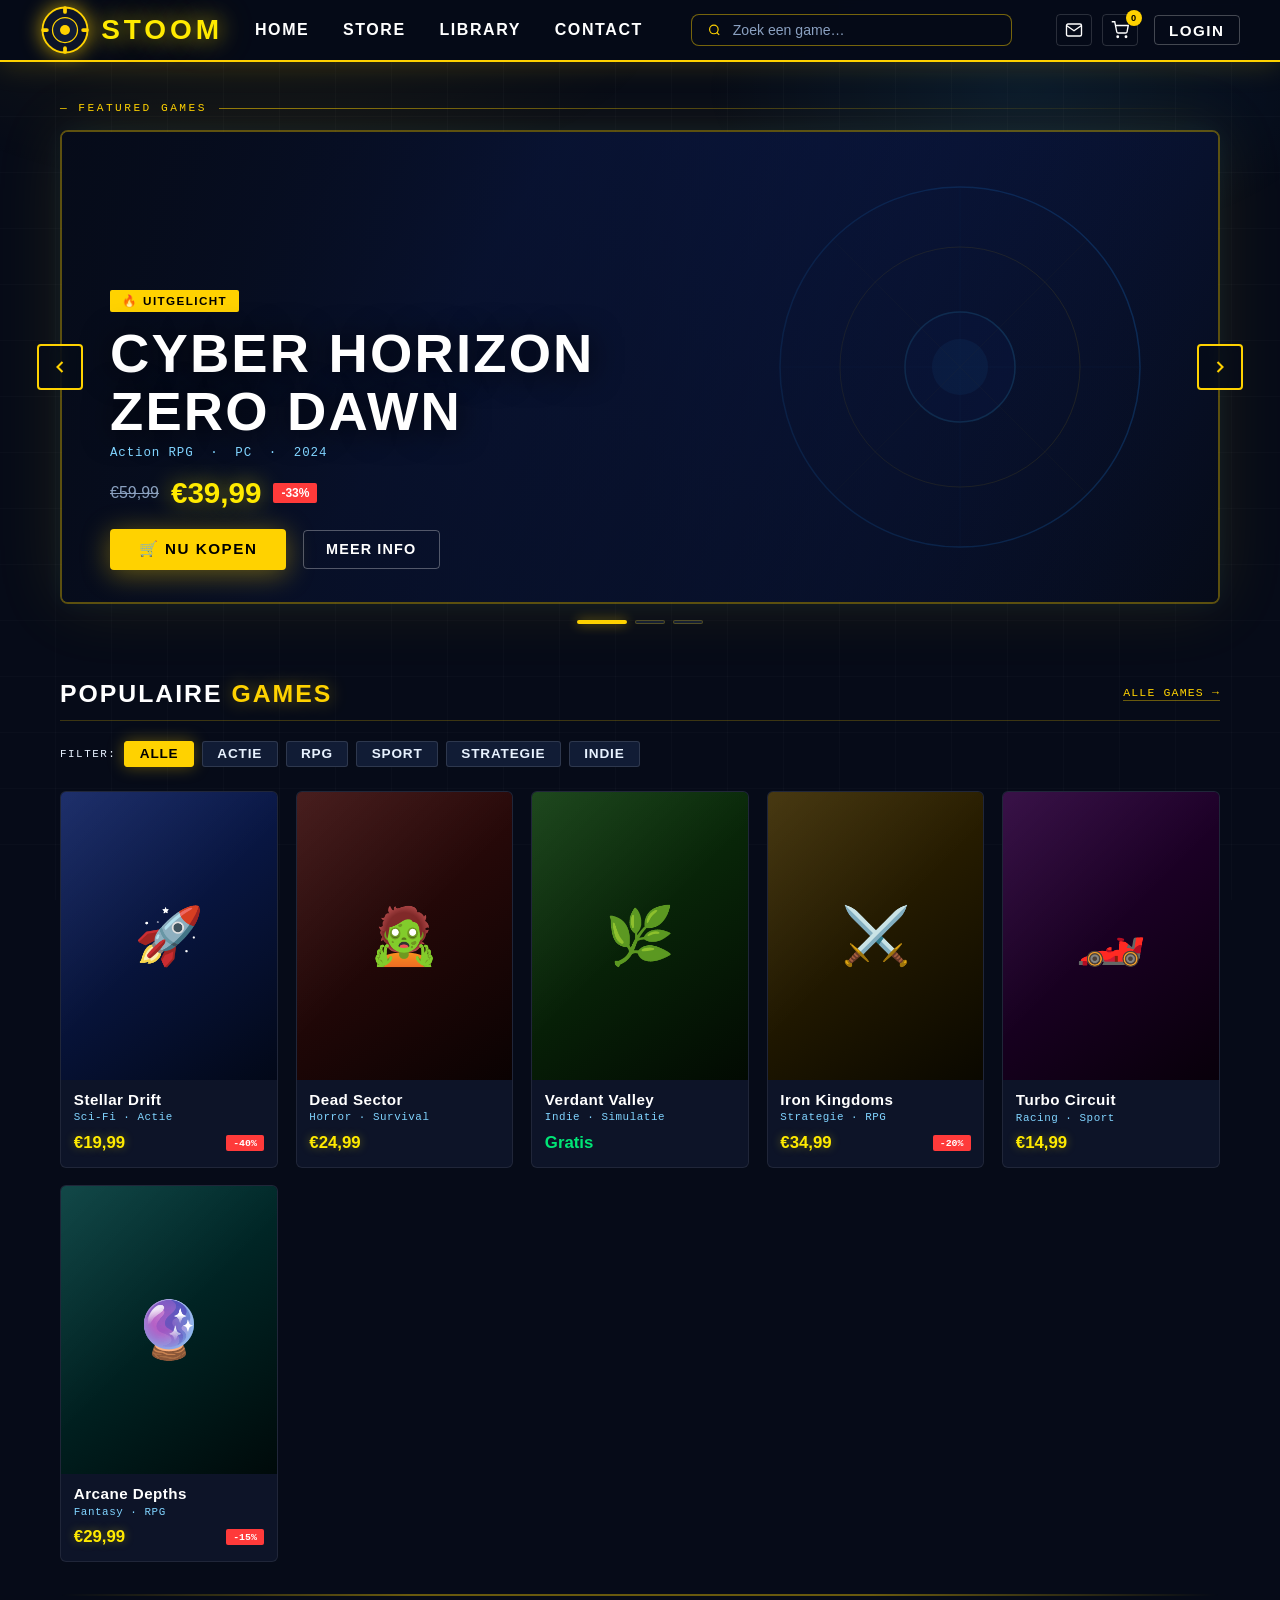
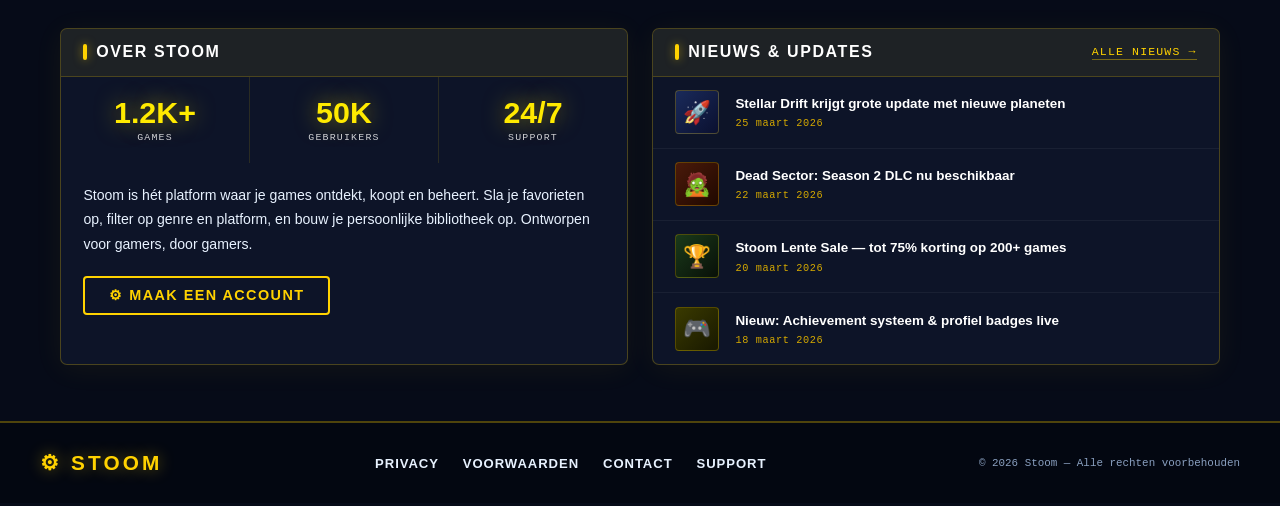
<file: backend/public/index.html>
﻿<!DOCTYPE html>
<html lang="nl">
<head>
  <meta charset="UTF-8" />
  <meta name="viewport" content="width=device-width, initial-scale=1.0" />
  <title>Stoom – Game Marketplace</title>
  <link rel="stylesheet" href="css/style.css" />
  
</head>
<body>


<nav>
  
  <div class="nav-top">
    <div class="nav-left">
      <a href="#" class="nav-logo">
<svg width="50" height="50" viewBox="0 0 40 40" class="logo-icon">
  <circle cx="20" cy="20" r="18" fill="#0d1428" stroke="#ffd200" stroke-width="1.5"/>
  <circle cx="20" cy="20" r="10" fill="#111c35" stroke="#ffd200" stroke-width="1"/>
  <circle cx="20" cy="20" r="4" fill="#ffd200"/>
  <rect x="18.5" y="1"  width="3" height="6" rx="1.5" fill="#ffd200"/>
  <rect x="18.5" y="33" width="3" height="6" rx="1.5" fill="#ffd200"/>
  <rect x="1"  y="18.5" width="6" height="3" rx="1.5" fill="#ffd200"/>
  <rect x="33" y="18.5" width="6" height="3" rx="1.5" fill="#ffd200"/>
</svg>

        <span class="logo-text">Stoom</span>
      </a>

      <div class="nav-links">
        <a href="index.php" class="active">Home</a>
        <a href="store.php">Store</a>
        <a href="library.php">Library</a>
        <a href="contact.php">Contact</a>

      </div>
    </div>

    <div class="nav-search">
      <svg width="14" height="14" viewBox="0 0 24 24" fill="none" stroke="#ffd200" stroke-width="2.2">
        <circle cx="11" cy="11" r="8"/><line x1="21" y1="21" x2="16.65" y2="16.65"/>
      </svg>
      <input type="text" placeholder="Zoek een game…" />
    </div>

    <div class="nav-right">
      <div class="nav-icons">
        <button class="nav-icon-btn" title="Berichten">
          <svg width="18" height="18" viewBox="0 0 24 24" fill="none" stroke="currentColor" stroke-width="1.8">
            <path d="M4 4h16c1.1 0 2 .9 2 2v12c0 1.1-.9 2-2 2H4c-1.1 0-2-.9-2-2V6c0-1.1.9-2 2-2z"/>
            <polyline points="22,6 12,13 2,6"/>
          </svg>
        </button>
        <button class="nav-icon-btn" title="Winkelwagen">
          <svg width="18" height="18" viewBox="0 0 24 24" fill="none" stroke="currentColor" stroke-width="1.8">
            <circle cx="9" cy="21" r="1"/><circle cx="20" cy="21" r="1"/>
            <path d="M1 1h4l2.68 13.39a2 2 0 0 0 2 1.61h9.72a2 2 0 0 0 2-1.61L23 6H6"/>
          </svg>
          <span class="cart-badge">3</span>
        </button>
      </div>
      <a href="login.php" class="nav-login">Login</a>

    </div>
  </div>

  
</nav>

<!-- HERO -->
<section class="hero">
  <div class="section-eyebrow">
    <span class="eyebrow-text">— Featured games</span>
    <span class="eyebrow-line"></span>
  </div>

  <div class="carousel-wrap">
    <button class="carousel-arrow left" id="prevBtn">
      <svg width="20" height="20" viewBox="0 0 24 24" fill="none" stroke="currentColor" stroke-width="2.5"><polyline points="15 18 9 12 15 6"/></svg>
    </button>

    <div class="carousel-track">
      <!-- Slide 1 -->
      <div class="slide active">
        <div class="slide-bg s1">
          <svg class="slide-deco" width="400" height="400" viewBox="0 0 400 400">
            <circle cx="200" cy="200" r="180" stroke="#1e90ff" stroke-width="1.5" fill="none"/>
            <circle cx="200" cy="200" r="120" stroke="#ffd200" stroke-width="1" fill="none" opacity="0.5"/>
            <circle cx="200" cy="200" r="55" fill="#0d2060" stroke="#32b4ff" stroke-width="1.5"/>
            <circle cx="200" cy="200" r="28" fill="#1e90ff" opacity="0.45"/>
            <line x1="200" y1="20" x2="200" y2="380" stroke="#1e90ff" stroke-width="0.5" opacity="0.4"/>
            <line x1="20"  y1="200" x2="380" y2="200" stroke="#1e90ff" stroke-width="0.5" opacity="0.4"/>
            <line x1="73"  y1="73"  x2="327" y2="327" stroke="#ffd200" stroke-width="0.5" opacity="0.25"/>
            <line x1="327" y1="73"  x2="73"  y2="327" stroke="#ffd200" stroke-width="0.5" opacity="0.25"/>
          </svg>
        </div>
        <div class="slide-overlay"></div>
        <div class="slide-content">
          <div class="slide-badge">🔥 Uitgelicht</div>
          <div class="slide-title">Cyber Horizon<br>Zero Dawn</div>
          <div class="slide-sub">Action RPG &nbsp;·&nbsp; PC &nbsp;·&nbsp; 2024</div>
          <div class="slide-price-row">
            <span class="price-old">€59,99</span>
            <span class="price-new">€39,99</span>
            <span class="price-badge">-33%</span>
          </div>
          <a href="#" class="btn-buy">🛒 Nu Kopen</a>
          <a href="#" class="btn-secondary">Meer info</a>
        </div>
      </div>

      <!-- Slide 2 -->
      <div class="slide">
        <div class="slide-bg s2">
          <svg class="slide-deco" width="400" height="400" viewBox="0 0 400 400">
            <polygon points="200,20 380,200 200,380 20,200" stroke="#ff4444" stroke-width="1.5" fill="none"/>
            <polygon points="200,60 340,200 200,340 60,200" stroke="#ff8888" stroke-width="1" fill="none" opacity="0.5"/>
            <circle cx="200" cy="200" r="40" fill="#3a0a0a" stroke="#ff4444" stroke-width="1.5"/>
            <circle cx="200" cy="200" r="18" fill="#cc0000" opacity="0.6"/>
          </svg>
        </div>
        <div class="slide-overlay"></div>
        <div class="slide-content">
          <div class="slide-badge" style="background:#ff4444;color:#fff">⚔️ Bestseller</div>
          <div class="slide-title">Dark Realm<br>Chronicles</div>
          <div class="slide-sub">Fantasy RPG &nbsp;·&nbsp; PC / Console &nbsp;·&nbsp; 2023</div>
          <div class="slide-price-row"><span class="price-new">€29,99</span></div>
          <a href="#" class="btn-buy" style="background:#ff4444;box-shadow:0 4px 24px rgba(255,68,68,0.45)">🛒 Bekijk Game</a>
          <a href="#" class="btn-secondary">Meer info</a>
        </div>
      </div>

      <!-- Slide 3 -->
      <div class="slide">
        <div class="slide-bg s3">
          <svg class="slide-deco" width="400" height="400" viewBox="0 0 400 400">
            <circle cx="200" cy="200" r="170" stroke="#00e676" stroke-width="1.5" fill="none" opacity="0.5"/>
            <rect x="80" y="80" width="240" height="240" rx="35" stroke="#00e676" stroke-width="1" fill="none"/>
            <circle cx="200" cy="200" r="55" fill="#0a2a0a" stroke="#00e676" stroke-width="1.5"/>
            <circle cx="200" cy="200" r="24" fill="#00c060" opacity="0.5"/>
          </svg>
        </div>
        <div class="slide-overlay"></div>
        <div class="slide-content">
          <div class="slide-badge" style="background:#00c060;color:#fff">🎮 Gratis te Spelen</div>
          <div class="slide-title">Forest<br>Legends Online</div>
          <div class="slide-sub">MMO &nbsp;·&nbsp; PC &nbsp;·&nbsp; Free to Play</div>
          <div class="slide-price-row">
            <span class="price-new" style="color:#00e676;text-shadow:0 0 22px rgba(0,230,118,0.45)">Gratis</span>
          </div>
          <a href="#" class="btn-buy" style="background:#00c060;box-shadow:0 4px 24px rgba(0,192,96,0.45)">▶ Speel Nu</a>
          <a href="#" class="btn-secondary">Meer info</a>
        </div>
      </div>
    </div>

    <button class="carousel-arrow right" id="nextBtn">
      <svg width="20" height="20" viewBox="0 0 24 24" fill="none" stroke="currentColor" stroke-width="2.5"><polyline points="9 18 15 12 9 6"/></svg>
    </button>
  </div>

  <div class="carousel-dots">
    <button class="dot active" data-i="0"></button>
    <button class="dot" data-i="1"></button>
    <button class="dot" data-i="2"></button>
  </div>
</section>

<!-- GAME GRID -->
<section class="section">
  <div class="sec-head">
    <h2 class="sec-title">Populaire <em>Games</em></h2>
    <a href="#" class="see-all">Alle games →</a>
  </div>
  <div class="filters">
    <span class="filter-label">Filter:</span>
    <button class="chip active">Alle</button>
    <button class="chip">Actie</button>
    <button class="chip">RPG</button>
    <button class="chip">Sport</button>
    <button class="chip">Strategie</button>
    <button class="chip">Indie</button>
  </div>
  <div class="game-grid">
    <a href="#" class="game-card" data-genres="Sci-Fi, Actie">
      <div class="card-art ca-1">🚀</div>
      <div class="card-info">
        <div class="card-name">Stellar Drift</div>
        <div class="card-genre">Sci-Fi · Actie</div>
        <div class="card-footer"><span class="card-price">€19,99</span><span class="card-disc">-40%</span></div>
      </div>
    </a>
    <a href="#" class="game-card" data-genres="Horror, Survival">
      <div class="card-art ca-2">🧟</div>
      <div class="card-info">
        <div class="card-name">Dead Sector</div>
        <div class="card-genre">Horror · Survival</div>
        <div class="card-footer"><span class="card-price">€24,99</span></div>
      </div>
    </a>
    <a href="#" class="game-card" data-genres="Indie, Simulatie">
      <div class="card-art ca-3">🌿</div>
      <div class="card-info">
        <div class="card-name">Verdant Valley</div>
        <div class="card-genre">Indie · Simulatie</div>
        <div class="card-footer"><span class="card-price free">Gratis</span></div>
      </div>
    </a>
    <a href="#" class="game-card" data-genres="Strategie, RPG">
      <div class="card-art ca-4">⚔️</div>
      <div class="card-info">
        <div class="card-name">Iron Kingdoms</div>
        <div class="card-genre">Strategie · RPG</div>
        <div class="card-footer"><span class="card-price">€34,99</span><span class="card-disc">-20%</span></div>
      </div>
    </a>
    <a href="#" class="game-card" data-genres="Racing, Sport">
      <div class="card-art ca-5">🏎️</div>
      <div class="card-info">
        <div class="card-name">Turbo Circuit</div>
        <div class="card-genre">Racing · Sport</div>
        <div class="card-footer"><span class="card-price">€14,99</span></div>
      </div>
    </a>
    <a href="#" class="game-card" data-genres="Fantasy, RPG">
      <div class="card-art ca-6">🔮</div>
      <div class="card-info">
        <div class="card-name">Arcane Depths</div>
        <div class="card-genre">Fantasy · RPG</div>
        <div class="card-footer"><span class="card-price">€29,99</span><span class="card-disc">-15%</span></div>
      </div>
    </a>
  </div>
</section>

<div class="divider"><hr/></div>

<!-- INFO + NEWS -->
<div class="info-section">
  <div class="panel">
    <div class="panel-head"><span class="panel-title">Over Stoom</span></div>
    <div class="stats-row">
      <div class="stat"><span class="stat-val">1.2K+</span><span class="stat-lbl">Games</span></div>
      <div class="stat"><span class="stat-val">50K</span><span class="stat-lbl">Gebruikers</span></div>
      <div class="stat"><span class="stat-val">24/7</span><span class="stat-lbl">Support</span></div>
    </div>
    <div class="intro-body">
      <p class="intro-desc">Stoom is hét platform waar je games ontdekt, koopt en beheert. Sla je favorieten op, filter op genre en platform, en bouw je persoonlijke bibliotheek op. Ontworpen voor gamers, door gamers.</p>
      <a href="#" class="btn-cta">⚙ Maak een account</a>
    </div>
  </div>

  <div class="panel">
    <div class="panel-head">
      <span class="panel-title">Nieuws & Updates</span>
      <a href="#" class="see-all">Alle nieuws →</a>
    </div>
    <ul class="news-list">
      <li class="news-item">
        <div class="news-icon ni-1">🚀</div>
        <div class="news-info"><div class="news-title">Stellar Drift krijgt grote update met nieuwe planeten</div><div class="news-date">25 maart 2026</div></div>
      </li>
      <li class="news-item">
        <div class="news-icon ni-2">🧟</div>
        <div class="news-info"><div class="news-title">Dead Sector: Season 2 DLC nu beschikbaar</div><div class="news-date">22 maart 2026</div></div>
      </li>
      <li class="news-item">
        <div class="news-icon ni-3">🏆</div>
        <div class="news-info"><div class="news-title">Stoom Lente Sale — tot 75% korting op 200+ games</div><div class="news-date">20 maart 2026</div></div>
      </li>
      <li class="news-item">
        <div class="news-icon ni-4">🎮</div>
        <div class="news-info"><div class="news-title">Nieuw: Achievement systeem & profiel badges live</div><div class="news-date">18 maart 2026</div></div>
      </li>
    </ul>
  </div>
</div>

<!-- FOOTER -->
<footer>
  <div class="foot-logo">⚙ Stoom</div>
  <div class="foot-links">
    <a href="#">Privacy</a>
    <a href="#">Voorwaarden</a>
    <a href="#">Contact</a>
    <a href="#">Support</a>
  </div>
  <div class="foot-copy">© 2026 Stoom — Alle rechten voorbehouden</div>
</footer>

<!-- PURCHASE MODAL -->
<div id="purchaseModal" class="modal">
  <div class="modal-content">
    <div class="modal-header">
      <h3>Game Kopen</h3>
      <button class="modal-close" id="modalClose">&times;</button>
    </div>
    <div class="modal-body">
      <div class="game-purchase-info">
        <div class="purchase-icon">🎮</div>
        <div class="purchase-details">
          <h4 id="purchaseGameName">Game Naam</h4>
          <p id="purchaseGameGenre">Genre</p>
          <div class="purchase-price">
            <span id="purchasePrice">€0,00</span>
          </div>
        </div>
      </div>
      <div class="purchase-confirm">
        <p>Weet je zeker dat je deze game wilt kopen?</p>
        <div class="purchase-buttons">
          <button class="btn-cancel" id="cancelPurchase">Annuleren</button>
          <button class="btn-confirm" id="confirmPurchase">🛒 Bevestigen</button>
        </div>
      </div>
    </div>
  </div>
</div>

<script src="js/app.js"></script>
<script>
// Purchase functionality
let currentGameToBuy = null;

function showPurchaseModal(gameName, gameGenre, gamePrice, gameIcon) {
  currentGameToBuy = { name: gameName, genre: gameGenre, price: gamePrice, icon: gameIcon };
  
  document.getElementById('purchaseGameName').textContent = gameName;
  document.getElementById('purchaseGameGenre').textContent = gameGenre;
  document.getElementById('purchasePrice').textContent = gamePrice;
  document.querySelector('.purchase-icon').textContent = gameIcon;
  
  document.getElementById('purchaseModal').style.display = 'flex';
}

function hidePurchaseModal() {
  document.getElementById('purchaseModal').style.display = 'none';
  currentGameToBuy = null;
}

function purchaseGame() {
  if (!currentGameToBuy) return;
  
  // Get existing purchased games from localStorage
  let purchasedGames = JSON.parse(localStorage.getItem('purchasedGames') || '[]');
  
  // Check if game is already purchased
  const alreadyPurchased = purchasedGames.some(game => game.name === currentGameToBuy.name);
  
  if (alreadyPurchased) {
    alert('Je hebt deze game al gekocht!');
    hidePurchaseModal();
    return;
  }
  
  // Add to purchased games
  purchasedGames.push({
    name: currentGameToBuy.name,
    genre: currentGameToBuy.genre,
    price: currentGameToBuy.price,
    icon: currentGameToBuy.icon,
    purchasedDate: new Date().toISOString()
  });
  
  // Save to localStorage
  localStorage.setItem('purchasedGames', JSON.stringify(purchasedGames));
  
  // Show success message
  alert(`🎉 Gefeliciteerd! "${currentGameToBuy.name}" is toegevoegd aan je bibliotheek!`);
  
  hidePurchaseModal();
  
  // Update cart badge if it exists
  updateCartBadge();
}

// Event listeners
document.addEventListener('DOMContentLoaded', function() {
  // Modal close buttons
  document.getElementById('modalClose').addEventListener('click', hidePurchaseModal);
  document.getElementById('cancelPurchase').addEventListener('click', hidePurchaseModal);
  document.getElementById('confirmPurchase').addEventListener('click', purchaseGame);
  
  // Close modal when clicking outside
  document.getElementById('purchaseModal').addEventListener('click', function(e) {
    if (e.target === this) {
      hidePurchaseModal();
    }
  });
  
  // Add click handlers to all buy buttons
  document.querySelectorAll('.btn-buy').forEach(button => {
    button.addEventListener('click', function(e) {
      e.preventDefault();
      
      // Find the game card or slide content
      const gameCard = this.closest('.game-card') || this.closest('.slide-content');
      if (!gameCard) return;
      
      const gameName = gameCard.querySelector('.card-name, .slide-title')?.textContent || 'Onbekende Game';
      const gameGenre = gameCard.querySelector('.card-genre, .slide-sub')?.textContent || 'Onbekend Genre';
      const gamePrice = gameCard.querySelector('.card-price, .price-new')?.textContent || '€0,00';
      const gameIcon = gameCard.querySelector('.card-art')?.textContent || '🎮';
      
      showPurchaseModal(gameName, gameGenre, gamePrice, gameIcon);
    });
  });
  
  // Update cart badge on page load
  updateCartBadge();
});

function updateCartBadge() {
  const purchasedGames = JSON.parse(localStorage.getItem('purchasedGames') || '[]');
  const cartBadge = document.querySelector('.cart-badge');
  if (cartBadge) {
    cartBadge.textContent = purchasedGames.length;
  }
}
</script>
</body>
</html>
</file>
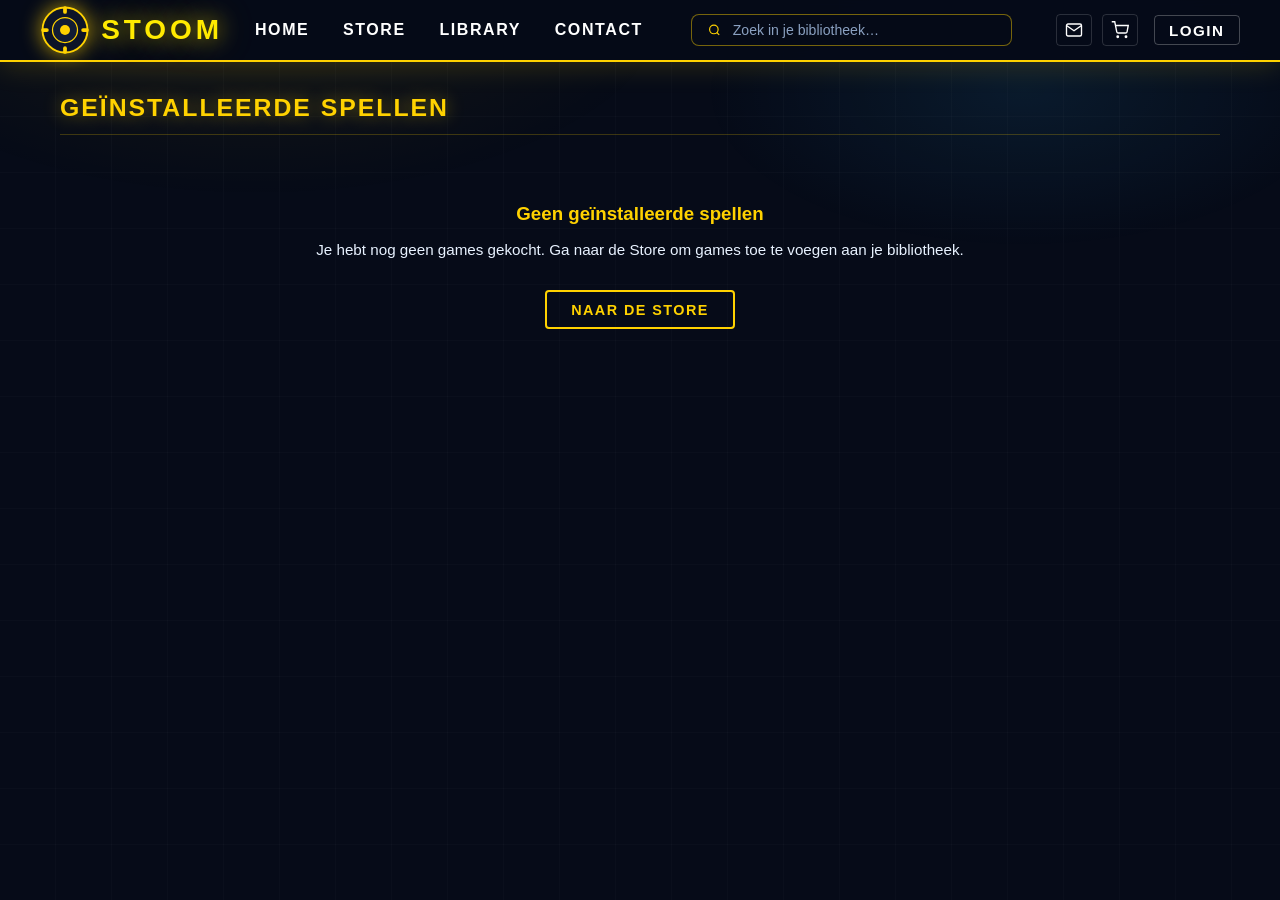
<file: backend/public/library.html>
<!DOCTYPE html>
<html lang="nl">
<head>
  <meta charset="UTF-8" />
  <meta name="viewport" content="width=device-width, initial-scale=1.0" />
  <title>Stoom – Bibliotheek</title>
  <link rel="stylesheet" href="css/style.css" />
</head>
<body>
<nav>
  <div class="nav-top">
    <div class="nav-left">
      <a href="index.php" class="nav-logo">
          <svg width="50" height="50" viewBox="0 0 40 40" class="logo-icon">
  <circle cx="20" cy="20" r="18" fill="#0d1428" stroke="#ffd200" stroke-width="1.5"/>
  <circle cx="20" cy="20" r="10" fill="#111c35" stroke="#ffd200" stroke-width="1"/>
  <circle cx="20" cy="20" r="4" fill="#ffd200"/>
  <rect x="18.5" y="1"  width="3" height="6" rx="1.5" fill="#ffd200"/>
  <rect x="18.5" y="33" width="3" height="6" rx="1.5" fill="#ffd200"/>
  <rect x="1"  y="18.5" width="6" height="3" rx="1.5" fill="#ffd200"/>
  <rect x="33" y="18.5" width="6" height="3" rx="1.5" fill="#ffd200"/>
</svg>
          <span class="logo-text">Stoom</span>
      </a>

      <div class="nav-links">
        <a href="index.php">Home</a>
        <a href="store.php">Store</a>
        <a href="library.php" class="active">Library</a>
        <a href="contact.php">Contact</a>
      </div>

    </div>

    <div class="nav-search">
      <svg width="14" height="14" viewBox="0 0 24 24" fill="none" stroke="#ffd200" stroke-width="2.2">
        <circle cx="11" cy="11" r="8"/><line x1="21" y1="21" x2="16.65" y2="16.65"/>
      </svg>
      <input type="text" placeholder="Zoek in je bibliotheek…" />
    </div>

    <div class="nav-right">
      <div class="nav-icons">
        <button class="nav-icon-btn" title="Berichten">
          <svg width="18" height="18" viewBox="0 0 24 24" fill="none" stroke="currentColor" stroke-width="1.8">
            <path d="M4 4h16c1.1 0 2 .9 2 2v12c0 1.1-.9 2-2 2H4c-1.1 0-2-.9-2-2V6c0-1.1.9-2 2-2z"/>
            <polyline points="22,6 12,13 2,6"/>
          </svg>
        </button>
        <button class="nav-icon-btn" title="Winkelwagen">
          <svg width="18" height="18" viewBox="0 0 24 24" fill="none" stroke="currentColor" stroke-width="1.8">
            <circle cx="9" cy="21" r="1"/><circle cx="20" cy="21" r="1"/>
            <path d="M1 1h4l2.68 13.39a2 2 0 0 0 2 1.61h9.72a2 2 0 0 0 2-1.61L23 6H6"/>
          </svg>
        </button>
      </div>
      <a href="login.php" class="nav-login">Login</a>

    </div>
  </div>

</nav>

<div class="section">
  <div class="sec-head">
    <h1 class="sec-title"><em>Geïnstalleerde spellen</em></h1>
  </div>

  <div id="installed-games" class="installed-games-grid">
    <!-- Games will be loaded here by JavaScript -->
  </div>

  <div id="no-games-message" style="text-align: center; padding: 3rem; color: var(--off-white);">
    <h3 style="font-family: 'Rajdhani', sans-serif; color: var(--gold); margin-bottom: 1rem;">Geen geïnstalleerde spellen</h3>
    <p style="font-size: 0.95rem; margin-bottom: 2rem;">Je hebt nog geen games gekocht. Ga naar de Store om games toe te voegen aan je bibliotheek.</p>
    <a href="store.html" class="btn-cta">Naar de Store</a>
  </div>
</div>

<script>
// Load installed games from localStorage
function loadInstalledGames() {
  const installedGames = JSON.parse(localStorage.getItem('installedGames') || '[]');
  const gamesContainer = document.getElementById('installed-games');
  const noGamesMessage = document.getElementById('no-games-message');

  if (installedGames.length === 0) {
    gamesContainer.style.display = 'none';
    noGamesMessage.style.display = 'block';
    return;
  }

  gamesContainer.style.display = 'grid';
  noGamesMessage.style.display = 'none';

  gamesContainer.innerHTML = installedGames.map(game => `
    <div class="installed-game-card">
      <div class="installed-game-art ${game.artClass || 'ca-1'}">${game.icon || '🎮'}</div>
      <div class="installed-game-info">
        <div class="installed-game-name">${game.name}</div>
        <div class="installed-game-genre">${game.genre}</div>
        <div class="installed-game-status">Geïnstalleerd</div>
        <button class="btn-play" onclick="playGame('${game.name}')">
          <svg width="14" height="14" viewBox="0 0 24 24" fill="currentColor">
            <polygon points="5,3 19,12 5,21"/>
          </svg>
          Spelen
        </button>
      </div>
    </div>
  `).join('');
}

function playGame(gameName) {
  alert(`Starting ${gameName}... (Dit is een demo - in een echte app zou hier de game starten)`);
}

// Load games when page loads
document.addEventListener('DOMContentLoaded', loadInstalledGames);
</script>

</body>
</html>
</div>

<script src="js/app.js"></script>
</body>
</html>
</file>
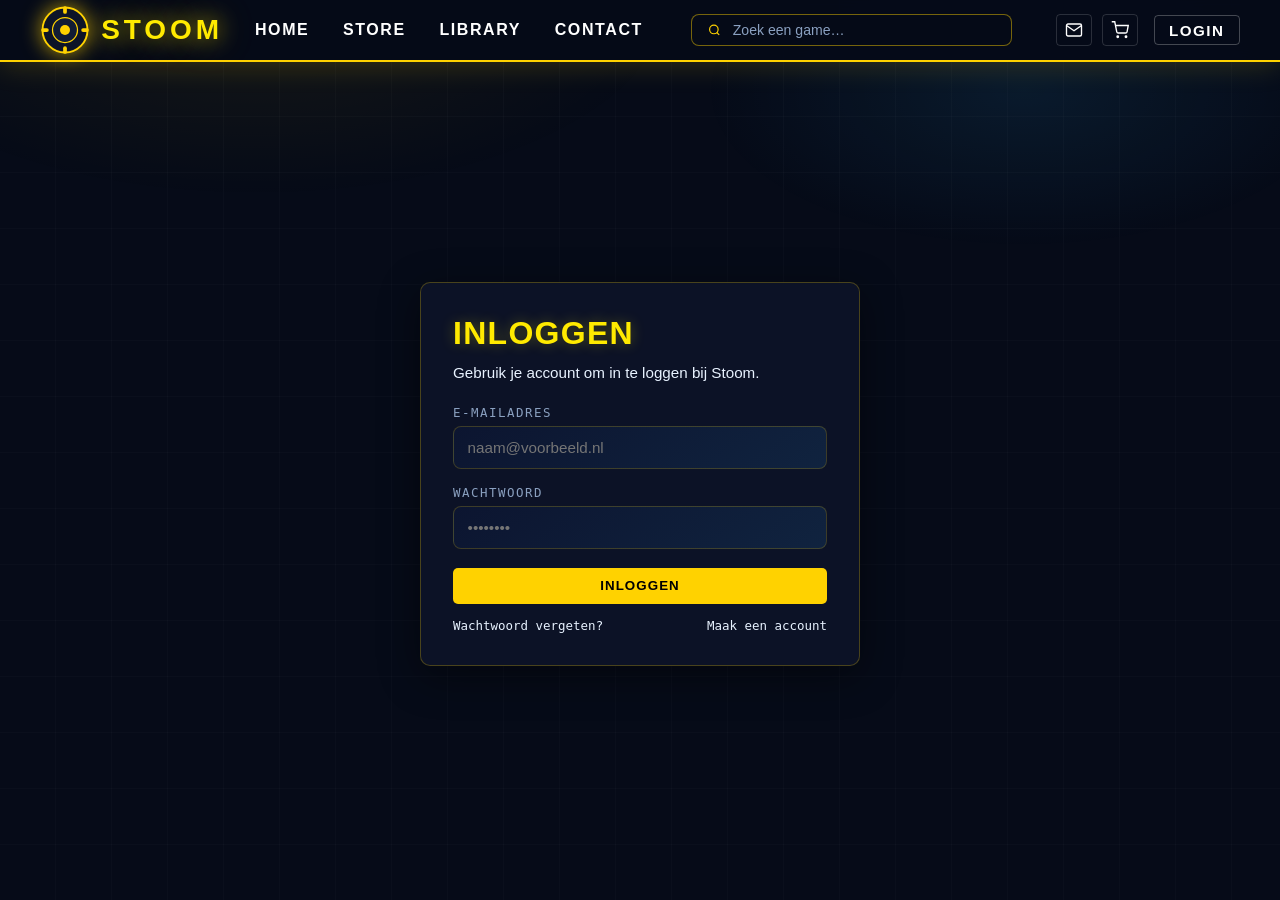
<file: backend/public/login.html>
<!DOCTYPE html>
<html lang="nl">
<head>
  <meta charset="UTF-8" />
  <meta name="viewport" content="width=device-width, initial-scale=1.0" />
  <title>Stoom – Inloggen</title>
  <link rel="stylesheet" href="css/style.css" />
</head>
<body>

<nav>
  <div class="nav-top">
    <div class="nav-left">
      <a href="index.php" class="nav-logo">
        <svg width="50" height="50" viewBox="0 0 40 40" class="logo-icon">
  <circle cx="20" cy="20" r="18" fill="#0d1428" stroke="#ffd200" stroke-width="1.5"/>
  <circle cx="20" cy="20" r="10" fill="#111c35" stroke="#ffd200" stroke-width="1"/>
  <circle cx="20" cy="20" r="4" fill="#ffd200"/>
  <rect x="18.5" y="1"  width="3" height="6" rx="1.5" fill="#ffd200"/>
  <rect x="18.5" y="33" width="3" height="6" rx="1.5" fill="#ffd200"/>
  <rect x="1"  y="18.5" width="6" height="3" rx="1.5" fill="#ffd200"/>
  <rect x="33" y="18.5" width="6" height="3" rx="1.5" fill="#ffd200"/>
</svg>
        <span class="logo-text">Stoom</span>
      </a>

      <div class="nav-links">
        <a href="index.php">Home</a>
        <a href="store.php">Store</a>
        <a href="library.php">Library</a>
        <a href="contact.php">Contact</a>
      </div>

    </div>

    <div class="nav-search">
      <svg width="14" height="14" viewBox="0 0 24 24" fill="none" stroke="#ffd200" stroke-width="2.2">
        <circle cx="11" cy="11" r="8"/><line x1="21" y1="21" x2="16.65" y2="16.65"/>
      </svg>
      <input type="text" placeholder="Zoek een game…" />
    </div>

    <div class="nav-right">
      <div class="nav-icons">
        <button class="nav-icon-btn" title="Berichten">
          <svg width="18" height="18" viewBox="0 0 24 24" fill="none" stroke="currentColor" stroke-width="1.8">
            <path d="M4 4h16c1.1 0 2 .9 2 2v12c0 1.1-.9 2-2 2H4c-1.1 0-2-.9-2-2V6c0-1.1.9-2 2-2z"/>
            <polyline points="22,6 12,13 2,6"/>
          </svg>
        </button>
        <button class="nav-icon-btn" title="Winkelwagen">
          <svg width="18" height="18" viewBox="0 0 24 24" fill="none" stroke="currentColor" stroke-width="1.8">
            <circle cx="9" cy="21" r="1"/><circle cx="20" cy="21" r="1"/>
            <path d="M1 1h4l2.68 13.39a2 2 0 0 0 2 1.61h9.72a2 2 0 0 0 2-1.61L23 6H6"/>
          </svg>
        </button>
      </div>
      <a href="login.php" class="nav-login">Login</a>

    </div>
  </div>

</nav>

<main class="section">
  <div class="auth-container">
    <div class="auth-card">
      <h1>Inloggen</h1>
      <p>Gebruik je account om in te loggen bij Stoom.</p>
      <form id="loginForm" action="#" method="post" autocomplete="on">
        <label for="email">E-mailadres</label>
        <input id="email" name="email" type="email" required placeholder="naam@voorbeeld.nl" class="auth-input" />

        <label for="password">Wachtwoord</label>
        <input id="password" name="password" type="password" required placeholder="••••••••" class="auth-input" />

        <button type="submit" class="auth-btn">Inloggen</button>
      </form>

      <div class="auth-extra">
        <a href="#">Wachtwoord vergeten?</a>
        <a href="#">Maak een account</a>
      </div>
    </div>
  </div>
</main>

<script>
  document.getElementById('refreshBtn').addEventListener('click', function () {
    this.style.transition = 'transform 0.55s ease';
    this.style.transform = 'rotate(360deg)';
    setTimeout(() => { this.style.transform = 'rotate(0deg)'; }, 600);
  });

  document.getElementById('loginForm').addEventListener('submit', function (e) {
    e.preventDefault();
    alert('Succesvol ingelogd (demo).');
  });
</script>

</body>
</html>
</file>
<file: backend/public/css/style.css>
﻿:root {
      --bg:          #060b18;
      --panel:       #0d1428;
      --panel2:      #111c35;
      --gold:        #ffd200;
      --gold-hot:    #ffea00;
      --gold-dim:    #d4a800;
      --blue:        #32b4ff;
      --blue-hot:    #80d4ff;
      --white:       #ffffff;
      --off-white:   #e8f2ff;
      --muted:       #8aa0c0;
      --red:         #ff3a3a;
      --green:       #00e676;
    }
    *, *::before, *::after { box-sizing: border-box; margin: 0; padding: 0; }
    html { scroll-behavior: smooth; }
    body {
      font-family: 'Exo 2', sans-serif;
      background: var(--bg);
      color: var(--white);
      min-height: 100vh;
      overflow-x: hidden;
    }
    body::before {
      content: '';
      position: fixed; inset: 0; z-index: 0; pointer-events: none;
      background:
        radial-gradient(ellipse 60% 40% at 20% 0%, rgba(255,210,0,0.07) 0%, transparent 55%),
        radial-gradient(ellipse 50% 35% at 80% 10%, rgba(50,180,255,0.09) 0%, transparent 50%),
        repeating-linear-gradient(0deg,  transparent, transparent 55px, rgba(255,255,255,0.018) 55px, rgba(255,255,255,0.018) 56px),
        repeating-linear-gradient(90deg, transparent, transparent 55px, rgba(255,255,255,0.018) 55px, rgba(255,255,255,0.018) 56px);
    }

    /* NAV */
    nav {
      position: sticky; top: 0; z-index: 200;
      background: rgba(6,11,24,0.97);
      backdrop-filter: blur(16px);
      border-bottom: 2px solid var(--gold);
      box-shadow: 0 2px 30px rgba(255,210,0,0.18);
    }
    .nav-top {
      display: flex; align-items: center; justify-content: space-between;
      padding: 0 2.5rem; height: 60px; gap: 1rem;
    }
    .nav-left, .nav-right {
      display: flex; align-items: center; gap: 1rem;
    }
    .nav-logo {
      display: flex; align-items: center; gap: 0.7rem;
      text-decoration: none; flex-shrink: 0;
    }
    .logo-icon { width: 50px; height: 50px; object-fit: contain; filter: drop-shadow(0 0 10px rgba(255,210,0,0.7)); background: transparent; }
    .nav-logo img { display: block; width: 50px; height: 50px; object-fit: contain; background: transparent; }
    .logo-text {
      font-family: 'Rajdhani', sans-serif;
      font-size: 1.75rem; font-weight: 700;
      letter-spacing: 0.14em; text-transform: uppercase;
      color: var(--gold-hot);
      text-shadow: 0 0 22px rgba(255,234,0,0.65), 0 0 45px rgba(255,210,0,0.3);
    }
    .nav-links { display: flex; align-items: center; gap: 0.1rem; }
    .nav-links a {
      color: var(--white); text-decoration: none;
      font-family: 'Rajdhani', sans-serif;
      font-size: 1rem; font-weight: 600;
      letter-spacing: 0.1em; text-transform: uppercase;
      padding: 0.4rem 1rem; border-radius: 3px;
      transition: color 0.15s, background 0.15s;
    }
    .nav-links a:hover { color: var(--gold-hot); background: rgba(255,210,0,0.12); }
    .nav-search {
      display: flex; align-items: center; gap: 0.75rem;
      flex: 1 1 500px; max-width: 580px; min-width: 260px;
      margin: 0 1rem;
      background: rgba(6,11,24,0.85);
      border: 1.5px solid rgba(255,210,0,0.45);
      border-radius: 8px; padding: 0.45rem 1rem;
      transition: border-color 0.2s, box-shadow 0.2s;
    }
    .nav-search:focus-within { border-color: var(--gold); box-shadow: 0 0 0 3px rgba(255,210,0,0.12); }
    .nav-search input {
      background: none; border: none; outline: none;
      color: var(--white); font-family: 'Exo 2', sans-serif; font-size: 0.88rem; width: 100%;
    }
    .nav-search input::placeholder { color: var(--muted); }
    .nav-icons { display: flex; align-items: center; gap: 0.6rem; margin-left: 0.75rem; }
    .nav-icon-btn {
      background: none; border: 1.5px solid rgba(255,255,255,0.15);
      cursor: pointer; color: var(--white);
      padding: 0.4rem 0.5rem; border-radius: 4px;
      transition: color 0.2s, border-color 0.2s, background 0.2s;
      position: relative; display: flex; align-items: center;
    }
    .nav-icon-btn:hover { color: var(--gold-hot); border-color: var(--gold); background: rgba(255,210,0,0.09); }
    .nav-login {
      text-decoration: none;
      color: var(--white);
      font-family: 'Rajdhani', sans-serif;
      font-size: 0.95rem;
      font-weight: 700;
      letter-spacing: 0.1em;
      text-transform: uppercase;
      border: 1.5px solid rgba(255,255,255,0.25);
      border-radius: 4px;
      padding: 0.35rem 0.9rem;
      transition: color 0.15s, border-color 0.15s, background 0.15s;
    }
    .nav-login:hover { color: var(--gold-hot); border-color: var(--gold); background: rgba(255,210,0,0.12); }
    .cart-badge {
      position: absolute; top: -5px; right: -5px;
      background: var(--gold); color: #000;
      font-size: 0.58rem; font-weight: 900;
      width: 16px; height: 16px; border-radius: 50%;
      display: flex; align-items: center; justify-content: center;
    }
    .nav-bottom {
      display: flex; align-items: center;
      padding: 0 2.5rem; height: 34px; gap: 1.75rem;
      background: rgba(255,210,0,0.05);
      border-top: 1px solid rgba(255,210,0,0.18);
    }
    .nav-refresh {
      background: none; border: none; cursor: pointer;
      color: var(--gold); display: flex; align-items: center;
      transition: transform 0.5s;
    }
    .nav-refresh:hover { transform: rotate(180deg); }
    .nav-bottom a {
      color: var(--off-white); text-decoration: none;
      font-family: 'Rajdhani', sans-serif;
      font-size: 0.83rem; font-weight: 600;
      letter-spacing: 0.07em; text-transform: uppercase;
      transition: color 0.15s;
    }
    .nav-bottom a:hover { color: var(--gold); }

    /* HERO */
    .hero {
      position: relative; z-index: 1;
      max-width: 1240px; margin: 0 auto;
      padding: 2.5rem 2.5rem 1.5rem;
    }
    .section-eyebrow { display: flex; align-items: center; gap: 0.75rem; margin-bottom: 1rem; }
    .eyebrow-text {
      font-family: 'Share Tech Mono', monospace;
      font-size: 0.7rem; letter-spacing: 0.22em;
      text-transform: uppercase; color: var(--gold);
    }
    .eyebrow-line { flex: 1; height: 1px; background: linear-gradient(90deg, rgba(255,210,0,0.55), transparent); }

    .carousel-wrap { position: relative; }
    .carousel-track {
      border-radius: 8px; overflow: hidden;
      border: 2px solid rgba(255,210,0,0.35);
      box-shadow: 0 0 70px rgba(255,210,0,0.1), 0 0 25px rgba(50,180,255,0.07);
    }
    .slide { display: none; position: relative; aspect-ratio: 16/6.5; overflow: hidden; }
    .slide.active { display: block; }
    .slide-bg { position: absolute; inset: 0; }
    .s1 { background: linear-gradient(120deg, #060f2a 0%, #0d2060 35%, #060b18 100%); }
    .s2 { background: linear-gradient(120deg, #1a0a05 0%, #3a1a05 35%, #060b18 100%); }
    .s3 { background: linear-gradient(120deg, #061a0a 0%, #0a3018 35%, #060b18 100%); }
    .slide-deco {
      position: absolute; right: 5%; top: 50%;
      transform: translateY(-50%);
      opacity: 0.22; pointer-events: none;
    }
    .slide-overlay {
      position: absolute; inset: 0;
      background: linear-gradient(90deg, rgba(6,11,24,0.93) 0%, rgba(6,11,24,0.6) 50%, transparent 100%);
    }
    .slide-content { position: absolute; bottom: 0; left: 0; padding: 2rem 3rem; width: 58%; }
    .slide-badge {
      display: inline-flex; align-items: center; gap: 0.35rem;
      background: var(--gold); color: #000;
      font-family: 'Rajdhani', sans-serif;
      font-size: 0.73rem; font-weight: 700;
      letter-spacing: 0.12em; text-transform: uppercase;
      padding: 0.25rem 0.75rem; border-radius: 2px; margin-bottom: 0.85rem;
    }
    .slide-title {
      font-family: 'Rajdhani', sans-serif;
      font-size: clamp(2rem, 4.5vw, 3.4rem); font-weight: 700;
      line-height: 1.05; letter-spacing: 0.04em; text-transform: uppercase;
      color: #ffffff; text-shadow: 0 2px 30px rgba(0,0,0,0.9); margin-bottom: 0.4rem;
    }
    .slide-sub {
      font-family: 'Share Tech Mono', monospace;
      font-size: 0.78rem; color: var(--blue-hot); letter-spacing: 0.07em; margin-bottom: 1rem;
    }
    .slide-price-row { display: flex; align-items: center; gap: 0.75rem; margin-bottom: 1.2rem; }
    .price-old { font-family: 'Rajdhani', sans-serif; font-size: 1rem; color: var(--muted); text-decoration: line-through; }
    .price-new {
      font-family: 'Rajdhani', sans-serif; font-size: 1.85rem; font-weight: 700;
      color: var(--gold-hot); text-shadow: 0 0 22px rgba(255,234,0,0.55);
    }
    .price-badge { background: var(--red); color: #fff; font-family: 'Rajdhani', sans-serif; font-size: 0.75rem; font-weight: 700; padding: 0.2rem 0.5rem; border-radius: 2px; }
    .btn-buy {
      display: inline-flex; align-items: center; gap: 0.5rem;
      background: var(--gold); color: #000;
      border: none; cursor: pointer;
      font-family: 'Rajdhani', sans-serif;
      font-size: 0.95rem; font-weight: 700;
      letter-spacing: 0.1em; text-transform: uppercase;
      padding: 0.7rem 1.8rem; border-radius: 4px; text-decoration: none;
      transition: background 0.15s, box-shadow 0.15s, transform 0.1s;
      box-shadow: 0 4px 28px rgba(255,210,0,0.4);
    }
    .btn-buy:hover { background: var(--gold-hot); box-shadow: 0 6px 40px rgba(255,234,0,0.6); transform: translateY(-2px); }
    .btn-secondary {
      display: inline-flex; align-items: center; gap: 0.5rem;
      background: transparent; border: 1.5px solid rgba(255,255,255,0.3); color: #fff;
      cursor: pointer; font-family: 'Rajdhani', sans-serif;
      font-size: 0.9rem; font-weight: 600; letter-spacing: 0.08em; text-transform: uppercase;
      padding: 0.65rem 1.4rem; border-radius: 4px; text-decoration: none;
      transition: border-color 0.15s, color 0.15s, background 0.15s; margin-left: 0.75rem;
    }
    .btn-secondary:hover { border-color: var(--white); background: rgba(255,255,255,0.07); }
    .carousel-arrow {
      position: absolute; top: 50%; transform: translateY(-50%);
      background: rgba(6,11,24,0.82); border: 2px solid var(--gold);
      color: var(--gold); width: 46px; height: 46px; border-radius: 4px;
      cursor: pointer; display: flex; align-items: center; justify-content: center;
      z-index: 10; transition: all 0.15s; backdrop-filter: blur(6px);
    }
    .carousel-arrow:hover { background: var(--gold); color: #000; box-shadow: 0 0 24px rgba(255,210,0,0.45); }
    .carousel-arrow.left  { left: -23px; }
    .carousel-arrow.right { right: -23px; }
    .carousel-dots { display: flex; justify-content: center; gap: 0.5rem; margin-top: 1rem; }
    .dot {
      width: 30px; height: 4px; border-radius: 2px;
      background: var(--panel2); border: 1px solid rgba(255,210,0,0.25);
      cursor: pointer; transition: all 0.2s;
    }
    .dot.active { background: var(--gold); width: 50px; box-shadow: 0 0 12px rgba(255,210,0,0.55); }

    /* SECTION */
    .section { position: relative; z-index: 1; max-width: 1240px; margin: 0 auto; padding: 2rem 2.5rem; }

    .auth-container {
      min-height: calc(100vh - 140px);
      display: flex; align-items: center; justify-content: center;
      padding: 2rem 1rem;
    }
    .auth-card {
      width: min(440px, 100%);
      background: rgba(13, 20, 40, 0.95);
      border: 1.5px solid rgba(255, 210, 0, 0.25);
      border-radius: 10px;
      padding: 2rem;
      box-shadow: 0 10px 40px rgba(0, 0, 0, 0.45);
    }
    .auth-card h1 {
      margin-bottom: 0.6rem;
      font-family: 'Rajdhani', sans-serif;
      font-size: 2rem;
      font-weight: 800;
      color: var(--gold-hot);
      letter-spacing: 0.04em;
      text-transform: uppercase;
      text-shadow: 0 0 14px rgba(255,234,0,0.3);
    }
    .auth-card p {
      margin-bottom: 1.3rem;
      color: var(--off-white);
      font-size: 0.95rem;
      line-height: 1.5;
    }
    .auth-card label {
      display: block;
      margin-bottom: 0.36rem;
      color: var(--muted);
      font-family: 'Share Tech Mono', monospace;
      font-size: 0.78rem;
      text-transform: uppercase;
      letter-spacing: 0.12em;
    }
    .auth-input {
      width: 100%;
      font-size: 0.95rem;
      border-radius: 8px;
      padding: 0.75rem 0.85rem;
      border: 1px solid rgba(255, 210, 0, 0.2);
      background: linear-gradient(145deg, #0c1530, #10233f);
      color: var(--off-white);
      font-family: 'Exo 2', sans-serif;
      margin-bottom: 1rem;
      outline: none;
      transition: border-color 0.2s, box-shadow 0.2s, transform 0.2s;
    }
    .auth-input:focus {
      border-color: var(--gold);
      box-shadow: 0 0 0 3px rgba(255, 210, 0, 0.16);
      transform: translateY(-1px);
    }
    .auth-btn {
      width: 100%;
      border: none;
      border-radius: 5px;
      background: var(--gold);
      color: #000;
      font-family: 'Rajdhani', sans-serif;
      font-weight: 700;
      letter-spacing: 0.08em;
      text-transform: uppercase;
      padding: 0.65rem;
      cursor: pointer;
      transition: background 0.2s, transform 0.2s;
      margin-top: 0.2rem;
    }
    .auth-btn:hover { background: var(--gold-hot); transform: translateY(-1px); }
    .auth-extra { margin-top: 0.9rem; display: flex; justify-content: space-between; gap: 0.5rem; }
    .auth-extra a {
      color: var(--off-white);
      font-family: 'Share Tech Mono', monospace;
      font-size: 0.78rem;
      text-decoration: none;
      transition: color 0.15s;
    }
    .auth-extra a:hover { color: var(--gold); }

    .sec-head {
      display: flex; align-items: center; justify-content: space-between;
      margin-bottom: 1.25rem; padding-bottom: 0.75rem;
      border-bottom: 1px solid rgba(255,210,0,0.22);
    }
    .sec-title {
      font-family: 'Rajdhani', sans-serif;
      font-size: 1.55rem; font-weight: 700;
      letter-spacing: 0.08em; text-transform: uppercase; color: #ffffff;
    }
    .sec-title em { color: var(--gold); font-style: normal; text-shadow: 0 0 18px rgba(255,210,0,0.45); }
    .see-all {
      font-family: 'Share Tech Mono', monospace; font-size: 0.72rem;
      color: var(--gold); text-decoration: none; letter-spacing: 0.1em;
      text-transform: uppercase; border-bottom: 1px solid rgba(255,210,0,0.4); padding-bottom: 1px;
      transition: color 0.15s;
    }
    .see-all:hover { color: var(--gold-hot); border-color: var(--gold-hot); }

    /* FILTERS */
    .filters { display: flex; align-items: center; gap: 0.5rem; flex-wrap: wrap; margin-bottom: 1.5rem; }
    .filter-label {
      font-family: 'Share Tech Mono', monospace; font-size: 0.68rem;
      letter-spacing: 0.14em; text-transform: uppercase; color: var(--off-white);
    }
    .chip {
      background: var(--panel2); border: 1.5px solid rgba(255,255,255,0.12);
      color: var(--off-white); font-family: 'Rajdhani', sans-serif;
      font-size: 0.85rem; font-weight: 600; letter-spacing: 0.06em;
      text-transform: uppercase; padding: 0.3rem 0.9rem; border-radius: 3px;
      cursor: pointer; transition: all 0.15s;
    }
    .chip:hover { border-color: rgba(255,210,0,0.55); color: var(--gold); background: rgba(255,210,0,0.09); }
    .chip.active {
      background: var(--gold); color: #000; border-color: var(--gold);
      box-shadow: 0 0 16px rgba(255,210,0,0.35); font-weight: 700;
    }

    /* GAME GRID */
    .game-grid { display: grid; grid-template-columns: repeat(auto-fill, minmax(185px, 1fr)); gap: 1.1rem; }
    .game-card {
      background: var(--panel); border: 1.5px solid rgba(255,255,255,0.08);
      border-radius: 6px; overflow: hidden;
      cursor: pointer; text-decoration: none; color: inherit; display: block;
      transition: transform 0.2s, border-color 0.2s, box-shadow 0.2s;
    }
    .game-card:hover { transform: translateY(-5px); border-color: var(--gold); box-shadow: 0 12px 40px rgba(255,210,0,0.2); }
    .card-art {
      width: 100%; aspect-ratio: 3/4;
      display: flex; align-items: center; justify-content: center;
      font-size: 3.5rem; position: relative; overflow: hidden;
    }
    .ca-1 { background: linear-gradient(145deg, #0d2060, #020818); }
    .ca-2 { background: linear-gradient(145deg, #3a0d0d, #0a0202); }
    .ca-3 { background: linear-gradient(145deg, #0d3a0d, #020a02); }
    .ca-4 { background: linear-gradient(145deg, #3a2a00, #0a0800); }
    .ca-5 { background: linear-gradient(145deg, #2a003a, #08000a); }
    .ca-6 { background: linear-gradient(145deg, #003a3a, #000a0a); }
    .card-art::after {
      content: ''; position: absolute; inset: 0;
      background: linear-gradient(135deg, rgba(255,255,255,0.07) 0%, transparent 50%);
    }
    .card-info { padding: 0.7rem 0.8rem 0.85rem; }
    .card-name {
      font-family: 'Rajdhani', sans-serif; font-size: 0.95rem; font-weight: 700;
      color: #ffffff; letter-spacing: 0.03em;
      white-space: nowrap; overflow: hidden; text-overflow: ellipsis; margin-bottom: 0.2rem;
    }
    .card-genre { font-size: 0.68rem; color: var(--blue-hot); font-family: 'Share Tech Mono', monospace; letter-spacing: 0.05em; margin-bottom: 0.6rem; }
    .card-footer { display: flex; align-items: center; justify-content: space-between; }
    .card-price {
      font-family: 'Rajdhani', sans-serif; font-size: 1.05rem; font-weight: 700;
      color: var(--gold-hot); text-shadow: 0 0 10px rgba(255,234,0,0.35);
    }
    .card-price.free { color: var(--green); text-shadow: none; }
    .hidden { display: none !important; }
    .card-disc { background: var(--red); color: #fff; font-size: 0.62rem; font-weight: 700; padding: 0.15rem 0.45rem; border-radius: 2px; font-family: 'Share Tech Mono', monospace; }

    /* DIVIDER */
    .divider { max-width: 1240px; margin: 0 auto; padding: 0 2.5rem; }
    .divider hr { border: none; height: 2px; background: linear-gradient(90deg, transparent, var(--gold) 30%, var(--gold) 70%, transparent); opacity: 0.4; }

    /* INFO SECTION */
    .info-section {
      position: relative; z-index: 1;
      max-width: 1240px; margin: 0 auto;
      padding: 2rem 2.5rem 3.5rem;
      display: grid; grid-template-columns: 1fr 1fr; gap: 1.5rem;
    }
    .panel {
      background: var(--panel);
      border: 1.5px solid rgba(255,210,0,0.25);
      border-radius: 7px; overflow: hidden;
      box-shadow: 0 4px 30px rgba(255,210,0,0.06);
    }
    .panel-head {
      display: flex; align-items: center; justify-content: space-between;
      padding: 0.9rem 1.4rem;
      background: rgba(255,210,0,0.07);
      border-bottom: 1px solid rgba(255,210,0,0.2);
    }
    .panel-title {
      font-family: 'Rajdhani', sans-serif; font-size: 1rem; font-weight: 700;
      letter-spacing: 0.1em; text-transform: uppercase; color: #ffffff;
      display: flex; align-items: center; gap: 0.55rem;
    }
    .panel-title::before {
      content: ''; width: 4px; height: 1em;
      background: var(--gold); border-radius: 2px;
      box-shadow: 0 0 10px rgba(255,210,0,0.55);
    }
    .stats-row { display: grid; grid-template-columns: repeat(3,1fr); gap: 1px; background: rgba(255,210,0,0.12); }
    .stat { background: var(--panel); text-align: center; padding: 1.25rem 0.5rem; }
    .stat-val {
      display: block; font-family: 'Rajdhani', sans-serif; font-size: 1.9rem; font-weight: 700;
      color: var(--gold-hot); text-shadow: 0 0 22px rgba(255,234,0,0.5); line-height: 1;
    }
    .stat-lbl {
      font-family: 'Share Tech Mono', monospace; font-size: 0.62rem; letter-spacing: 0.12em;
      text-transform: uppercase; color: #ffffff; opacity: 0.8; margin-top: 0.3rem; display: block;
    }
    .intro-body { padding: 1.25rem 1.4rem; }
    .intro-desc { font-size: 0.88rem; line-height: 1.75; color: var(--off-white); margin-bottom: 1.2rem; }
    .btn-cta {
      display: inline-flex; align-items: center; gap: 0.5rem;
      background: transparent; border: 2px solid var(--gold); color: var(--gold);
      font-family: 'Rajdhani', sans-serif; font-size: 0.9rem; font-weight: 700;
      letter-spacing: 0.1em; text-transform: uppercase;
      padding: 0.6rem 1.5rem; border-radius: 4px; text-decoration: none; cursor: pointer;
      transition: all 0.15s;
    }
    .btn-cta:hover { background: var(--gold); color: #000; box-shadow: 0 0 26px rgba(255,210,0,0.45); }
    .news-list { list-style: none; }
    .news-item {
      display: flex; gap: 1rem; align-items: center;
      padding: 0.85rem 1.4rem;
      border-bottom: 1px solid rgba(255,255,255,0.05);
      cursor: pointer; transition: background 0.15s;
    }
    .news-item:hover { background: rgba(255,210,0,0.06); }
    .news-item:last-child { border-bottom: none; }
    .news-icon {
      width: 44px; height: 44px; border-radius: 4px; flex-shrink: 0;
      display: flex; align-items: center; justify-content: center; font-size: 1.4rem;
      border: 1px solid rgba(255,210,0,0.25);
    }
    .ni-1 { background: linear-gradient(135deg, #1a2a5a, #0a1030); }
    .ni-2 { background: linear-gradient(135deg, #4a1a0a, #200800); }
    .ni-3 { background: linear-gradient(135deg, #1a3a1a, #081008); }
    .ni-4 { background: linear-gradient(135deg, #3a3a00, #181800); }
    .news-info { flex: 1; min-width: 0; }
    .news-title {
      font-family: 'Exo 2', sans-serif; font-size: 0.84rem; font-weight: 600;
      color: #ffffff; line-height: 1.35;
      white-space: nowrap; overflow: hidden; text-overflow: ellipsis; margin-bottom: 0.25rem;
    }
    .news-date { font-family: 'Share Tech Mono', monospace; font-size: 0.64rem; color: var(--gold-dim); letter-spacing: 0.06em; }

    /* FOOTER */
    footer {
      position: relative; z-index: 1;
      background: rgba(4,8,18,0.98);
      border-top: 2px solid rgba(255,210,0,0.3);
      padding: 1.75rem 2.5rem;
      display: flex; align-items: center; justify-content: space-between;
    }
    .foot-logo {
      font-family: 'Rajdhani', sans-serif; font-size: 1.3rem; font-weight: 700;
      letter-spacing: 0.15em; text-transform: uppercase;
      color: var(--gold); text-shadow: 0 0 16px rgba(255,210,0,0.45);
    }
    .foot-links { display: flex; gap: 1.5rem; }
    .foot-links a {
      color: var(--off-white); text-decoration: none;
      font-family: 'Rajdhani', sans-serif; font-size: 0.82rem; font-weight: 600;
      letter-spacing: 0.07em; text-transform: uppercase; transition: color 0.15s;
    }
    .foot-links a:hover { color: var(--gold); }
    .foot-copy { font-family: 'Share Tech Mono', monospace; font-size: 0.68rem; color: var(--muted); }

    /* SCROLLBAR */
    ::-webkit-scrollbar { width: 6px; }
    ::-webkit-scrollbar-track { background: var(--bg); }
    ::-webkit-scrollbar-thumb { background: rgba(255,210,0,0.35); border-radius: 3px; }
    ::-webkit-scrollbar-thumb:hover { background: var(--gold); }

    /* ANIMATIONS */
    @keyframes fadeUp { from { opacity: 0; transform: translateY(20px); } to { opacity: 1; transform: translateY(0); } }
    @keyframes pulseGold {
      0%,100% { box-shadow: 0 0 70px rgba(255,210,0,0.08), 0 0 25px rgba(50,180,255,0.06); }
      50%      { box-shadow: 0 0 100px rgba(255,210,0,0.15), 0 0 40px rgba(50,180,255,0.1); }
    }
    .hero { animation: fadeUp 0.55s ease both; }
    .carousel-track { animation: pulseGold 5s ease-in-out infinite; }
    .game-card:nth-child(1) { animation: fadeUp 0.5s 0.05s ease both; }
    .game-card:nth-child(2) { animation: fadeUp 0.5s 0.10s ease both; }
    .game-card:nth-child(3) { animation: fadeUp 0.5s 0.15s ease both; }
    .game-card:nth-child(4) { animation: fadeUp 0.5s 0.20s ease both; }
    .game-card:nth-child(5) { animation: fadeUp 0.5s 0.25s ease both; }
    .game-card:nth-child(6) { animation: fadeUp 0.5s 0.30s ease both; }

    @media (max-width: 900px) { .nav-search { display: none; } .info-section { grid-template-columns: 1fr; } }
    @media (max-width: 680px) {
      .game-grid { grid-template-columns: repeat(auto-fill, minmax(150px, 1fr)); }
      .slide-content { width: 85%; padding: 1.25rem 1.5rem; }
      .carousel-arrow.left { left: 6px; } .carousel-arrow.right { right: 6px; }
      footer { flex-direction: column; gap: 1rem; text-align: center; }
    }

/* MODAL STYLES */
.modal {
  display: none;
  position: fixed;
  z-index: 1000;
  left: 0;
  top: 0;
  width: 100%;
  height: 100%;
  background-color: rgba(0, 0, 0, 0.8);
  backdrop-filter: blur(4px);
}

.modal-content {
  background: var(--panel);
  border: 2px solid var(--gold);
  border-radius: 8px;
  margin: 15% auto;
  padding: 2rem;
  width: 90%;
  max-width: 400px;
  box-shadow: 0 10px 40px rgba(255, 210, 0, 0.3);
  animation: modalFadeIn 0.3s ease-out;
}

@keyframes modalFadeIn {
  from { opacity: 0; transform: scale(0.9) translateY(-20px); }
  to { opacity: 1; transform: scale(1) translateY(0); }
}

.modal-header {
  text-align: center;
  margin-bottom: 1.5rem;
}

.modal-header h3 {
  font-family: 'Rajdhani', sans-serif;
  font-size: 1.5rem;
  font-weight: 700;
  color: var(--gold-hot);
  text-transform: uppercase;
  letter-spacing: 0.1em;
  margin-bottom: 0.5rem;
}

.modal-close {
  position: absolute;
  top: 1rem;
  right: 1rem;
  background: none;
  border: none;
  font-size: 1.5rem;
  color: var(--white);
  cursor: pointer;
  padding: 0.5rem;
  border-radius: 4px;
  transition: background 0.2s;
}

.modal-close:hover {
  background: rgba(255, 255, 255, 0.1);
}

.modal-body {
  text-align: center;
  margin-bottom: 2rem;
}

.game-purchase-info {
  display: flex;
  align-items: center;
  gap: 1rem;
  background: rgba(255, 210, 0, 0.05);
  border: 1px solid rgba(255, 210, 0, 0.2);
  border-radius: 6px;
  padding: 1rem;
  margin-bottom: 1rem;
}

.purchase-icon {
  font-size: 2rem;
}

.purchase-details h4 {
  font-family: 'Rajdhani', sans-serif;
  font-size: 1.1rem;
  font-weight: 700;
  color: #ffffff;
  margin-bottom: 0.5rem;
}

.purchase-details p {
  color: var(--off-white);
  font-size: 0.9rem;
  margin-bottom: 0.5rem;
}

.purchase-price {
  font-family: 'Rajdhani', sans-serif;
  font-size: 1.2rem;
  font-weight: 700;
  color: var(--gold-hot);
}

.purchase-confirm p {
  color: var(--off-white);
  font-size: 0.95rem;
  margin-bottom: 1rem;
}

.purchase-buttons {
  display: flex;
  gap: 1rem;
  justify-content: center;
}

.btn-confirm, .btn-cancel {
  padding: 0.75rem 1.5rem;
  border: none;
  border-radius: 4px;
  font-family: 'Rajdhani', sans-serif;
  font-size: 0.9rem;
  font-weight: 700;
  letter-spacing: 0.1em;
  text-transform: uppercase;
  cursor: pointer;
  transition: all 0.15s;
}

.btn-confirm {
  background: var(--gold);
  color: #000;
  box-shadow: 0 4px 20px rgba(255, 210, 0, 0.4);
}

.btn-confirm:hover {
  background: var(--gold-hot);
  box-shadow: 0 6px 30px rgba(255, 234, 0, 0.6);
  transform: translateY(-2px);
}

.btn-cancel {
  background: transparent;
  border: 2px solid rgba(255, 255, 255, 0.3);
  color: var(--off-white);
}

.btn-cancel:hover {
  border-color: var(--white);
  background: rgba(255, 255, 255, 0.07);
}

/* INSTALLED GAMES STYLES */
.installed-games-grid {
  display: grid;
  grid-template-columns: repeat(auto-fill, minmax(200px, 1fr));
  gap: 1.2rem;
  margin-top: 2rem;
}

.installed-game-card {
  background: var(--panel);
  border: 1.5px solid rgba(255, 255, 255, 0.08);
  border-radius: 6px;
  overflow: hidden;
  text-decoration: none;
  color: inherit;
  display: block;
  transition: transform 0.2s, border-color 0.2s, box-shadow 0.2s;
  position: relative;
}

.installed-game-card:hover {
  transform: translateY(-3px);
  border-color: var(--gold);
  box-shadow: 0 8px 30px rgba(255, 210, 0, 0.15);
}

.installed-game-art {
  width: 100%;
  aspect-ratio: 3/4;
  display: flex;
  align-items: center;
  justify-content: center;
  font-size: 3rem;
  position: relative;
  overflow: hidden;
  background: linear-gradient(145deg, #0d2060, #020818);
}

.installed-game-art::after {
  content: '';
  position: absolute;
  inset: 0;
  background: linear-gradient(135deg, rgba(255, 255, 255, 0.07) 0%, transparent 50%);
}

.installed-game-info {
  padding: 0.8rem;
}

.installed-game-name {
  font-family: 'Rajdhani', sans-serif;
  font-size: 1rem;
  font-weight: 700;
  color: #ffffff;
  letter-spacing: 0.03em;
  margin-bottom: 0.3rem;
  white-space: nowrap;
  overflow: hidden;
  text-overflow: ellipsis;
}

.installed-game-genre {
  font-size: 0.7rem;
  color: var(--blue-hot);
  font-family: 'Share Tech Mono', monospace;
  letter-spacing: 0.05em;
  margin-bottom: 0.5rem;
}

.installed-game-status {
  display: inline-flex;
  align-items: center;
  gap: 0.3rem;
  background: var(--green);
  color: #000;
  font-family: 'Share Tech Mono', monospace;
  font-size: 0.65rem;
  font-weight: 700;
  letter-spacing: 0.08em;
  text-transform: uppercase;
  padding: 0.2rem 0.5rem;
  border-radius: 3px;
}

.btn-play {
  display: inline-flex;
  align-items: center;
  gap: 0.4rem;
  background: var(--gold);
  color: #000;
  border: none;
  cursor: pointer;
  font-family: 'Rajdhani', sans-serif;
  font-size: 0.85rem;
  font-weight: 700;
  letter-spacing: 0.08em;
  text-transform: uppercase;
  padding: 0.5rem 1rem;
  border-radius: 4px;
  text-decoration: none;
  transition: background 0.15s, box-shadow 0.15s, transform 0.1s;
  box-shadow: 0 3px 20px rgba(255, 210, 0, 0.3);
  margin-top: 0.5rem;
}

.btn-play:hover {
  background: var(--gold-hot);
  box-shadow: 0 5px 30px rgba(255, 234, 0, 0.5);
  transform: translateY(-1px);
}

@media (max-width: 680px) {
  .modal-content {
    margin: 20% auto;
    padding: 1.5rem;
    max-width: 350px;
  }

  .modal-title {
    font-size: 1.3rem;
  }

  .installed-games-grid {
    grid-template-columns: repeat(auto-fill, minmax(160px, 1fr));
  }

  .installed-game-name {
    font-size: 0.9rem;
  }
}
</file>
